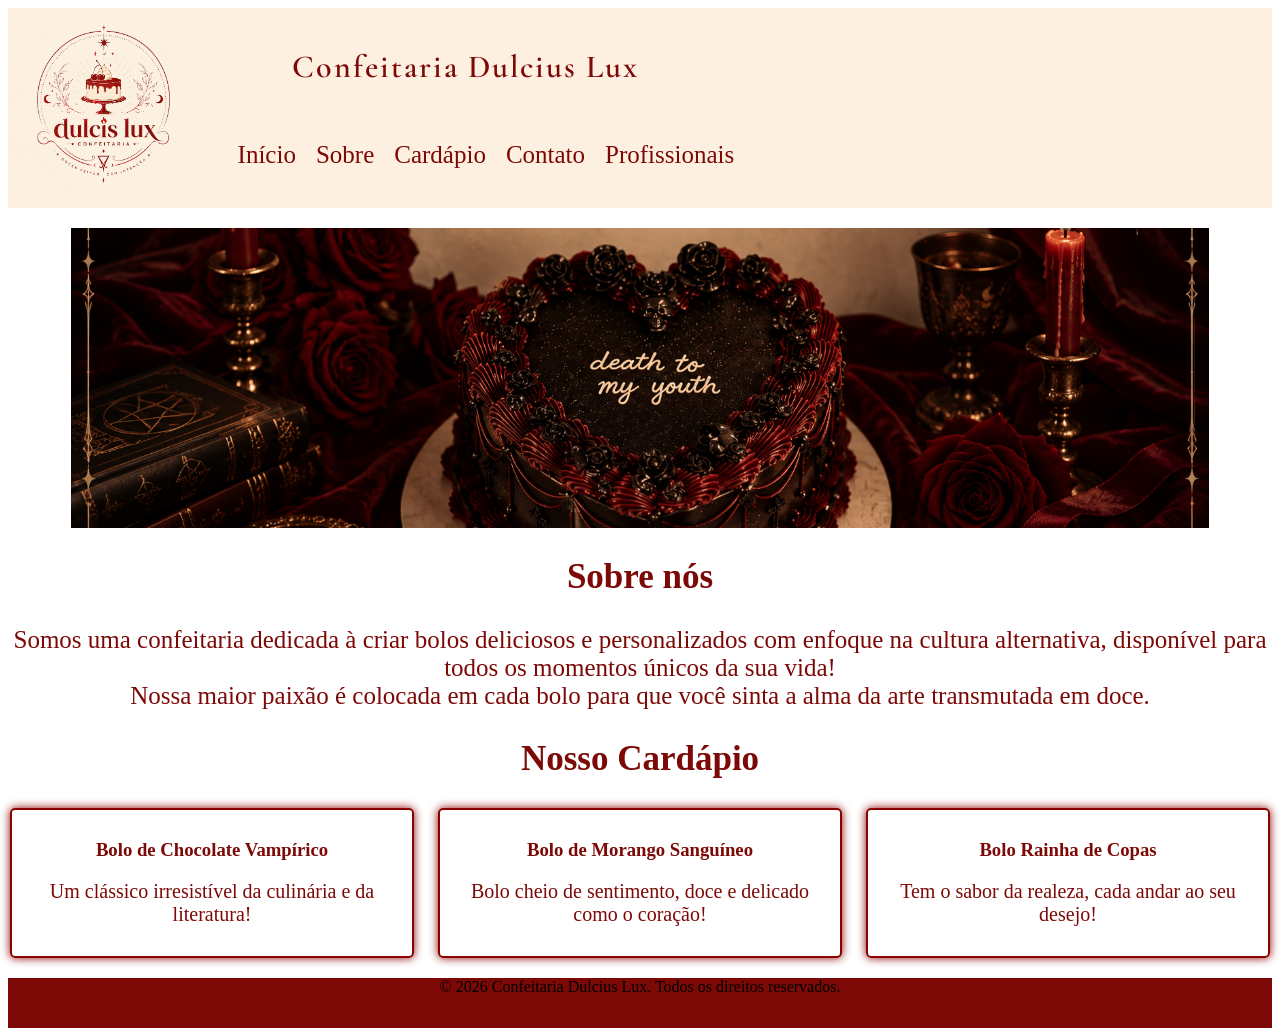
<file: index.html>
<!DOCTYPE html>
<html lang="pt-BR">

<head>

    <meta charset="UTF-8">

    <meta name="viewport" content="width=device-width, initial-scale=1.0">

    <title>Home</title>

    <link rel="stylesheet" href="css/index.css">

    <link rel="stylesheet"
        href="https://fonts.googleapis.com/css2?family=Cormorant+Garamond:wght@400;500;600;700&family=Montserrat:wght@400;500;600&display=swap">

</head>


<body>

    <header>

        <div class="div-logo">

            <img class="logotipo"
                src="img/logo.png"
                alt="Logotipo da Confeitaria">

        </div>


        <div class="div-menu">

            <h1>
                Confeitaria Dulcius Lux
            </h1>

            <br>

            <nav>

                <ul>

                    <li>
                        <a href="index.html">Início</a>
                    </li>

                    <li>
                        <a href="pages/sobre.html">Sobre</a>
                    </li>

                    <li>
                        <a href="pages/cardapio.html">Cardápio</a>
                    </li>

                    <li>
                        <a href="pages/contato.html">Contato</a>
                    </li>
                    <li>
                        <a href="pages/profissionais.html">Profissionais</a>
                    </li>

                </ul>

            </nav>
        </div>
        <div class="div-logo"></div>

    </header>


    <!-- CARROSSEL -->

    <img id="img"
        class="bolo"
        src="img/bolo1.jpg"
        alt="Bolo alternativo">


    <!-- SOBRE -->

    <section class="sobre">

        <h2>Sobre nós</h2>

        <p>

            Somos uma confeitaria dedicada à criar bolos
            deliciosos e personalizados com enfoque na cultura alternativa,
            disponível para todos os momentos únicos da sua vida!

            <br>

            Nossa maior paixão é colocada em cada bolo para que você sinta
            a alma da arte transmutada em doce.

        </p>

    </section>


    <!-- CARDÁPIO -->

    <section class="meu-cardapio">

        <h2>Nosso Cardápio</h2>


        <div class="menu-cardapio-itens">


            <!-- BOLO 1 -->

            <div class="menu-cardapio-item">

                <h3>Bolo de Chocolate Vampírico</h3>

        
                <p>
                    Um clássico irresistível da culinária e da literatura!
                </p>

               

            </div>


            <!-- BOLO 2 -->

            <div class="menu-cardapio-item">

                <h3>Bolo de Morango Sanguíneo</h3>

            
                <p>
                    Bolo cheio de sentimento, doce e delicado como o coração!
                </p>

            </div>


            <!-- BOLO 3 -->

            <div class="menu-cardapio-item">

                <h3>Bolo Rainha de Copas</h3>

        
                <p>
                    Tem o sabor da realeza, cada andar ao seu desejo!
                </p>

            </div>


        </div>

    </section>


    <footer>

        &copy; 2026 Confeitaria Dulcius Lux.
        Todos os direitos reservados.

    </footer>


   

    <script src="js/index.js"></script>

</body>

</html>
</file>
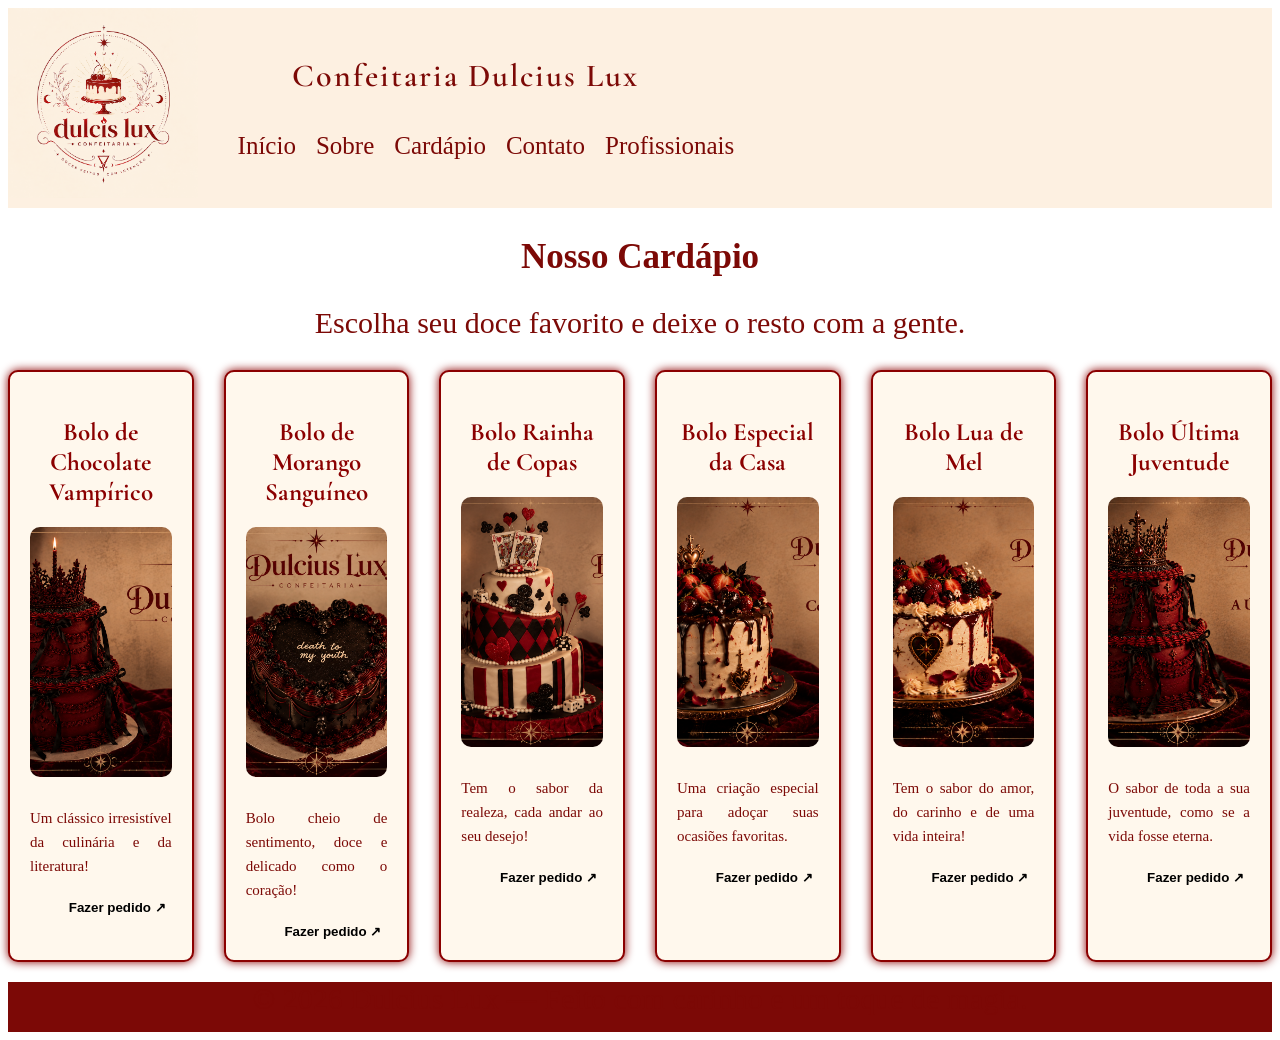
<file: pages/cardapio.html>
<!DOCTYPE html>
<html lang="pt-BR">

<head>
    <meta charset="UTF-8">
    <meta name="viewport" content="width=device-width, initial-scale=1.0">

    <title>Cardápio | Dulcius Lux</title>

    <link rel="stylesheet" href="../css/index.css">
    <link rel="stylesheet" href="../css/cardapio.css">

    <link href="https://fonts.googleapis.com/css2?family=Cormorant+Garamond:wght@400;500;600;700&family=Montserrat:wght@400;500;600&display=swap"
        rel="stylesheet">
</head>

<body>

    <header>
        <div class="div-logo">
            <img class="logotipo"
                src="../img/logo.png"
                alt="Logotipo da Confeitaria Dulcius Lux">
        </div>

        <div class="div-menu">
            <h1>Confeitaria Dulcius Lux</h1>

            <nav>
                <ul>
                    <li><a href="../index.html">Início</a></li>
                    <li><a href="sobre.html">Sobre</a></li>
                    <li><a href="cardapio.html">Cardápio</a></li>
                    <li><a href="contato.html">Contato</a></li>
                    <li><a href="profissionais.html">Profissionais</a></li>
                </ul>
            </nav>
        </div>
    </header>

    <main>
        <section class="meu-cardapio">

            <h2>Nosso Cardápio</h2>
            <p class="introducao-cardapio">
                Escolha seu doce favorito e deixe o resto com a gente.
            </p>

            <div class="menu-cardapio-itens">

                <!-- BOLO 1 -->
                <article class="menu-cardapio-item">
                    <h3>Bolo de Chocolate Vampírico</h3>

                    <img class="img-cardapio"
                        src="../img/bolo3.jpg"
                        alt="Bolo de chocolate vampírico">

                    <p>Um clássico irresistível da culinária e da literatura!</p>

                    <div class="reservar">
                        <button type="button" class="button-reserva"
                            data-bolo="Bolo de Chocolate Vampírico">
                            Fazer pedido <span>↗</span>
                        </button>
                    </div>
                </article>

                <!-- BOLO 2 -->
                <article class="menu-cardapio-item">
                    <h3>Bolo de Morango Sanguíneo</h3>

                    <img class="img-cardapio"
                        src="../img/bolo1.jpg"
                        alt="Bolo de morango sanguíneo">

                    <p>Bolo cheio de sentimento, doce e delicado como o coração!</p>

                    <div class="reservar">
                        <button type="button" class="button-reserva"
                            data-bolo="Bolo de Morango Sanguíneo">
                            Fazer pedido <span>↗</span>
                        </button>
                    </div>
                </article>

                <!-- BOLO 3 -->
                <article class="menu-cardapio-item">
                    <h3>Bolo Rainha de Copas</h3>

                    <img class="img-cardapio"
                        src="../img/bolo2.jpg"
                        alt="Bolo Rainha de Copas">

                    <p>Tem o sabor da realeza, cada andar ao seu desejo!</p>

                    <div class="reservar">
                        <button type="button" class="button-reserva"
                            data-bolo="Bolo Rainha de Copas">
                            Fazer pedido <span>↗</span>
                        </button>
                    </div>
                </article>

                <!-- BOLO 4 -->
                <article class="menu-cardapio-item">
                    <h3>Bolo Especial da Casa</h3>

                    <img class="img-cardapio"
                        src="../img/bolo4.jpg"
                        alt="Bolo especial da casa">

                    <p>Uma criação especial para adoçar suas ocasiões favoritas.</p>

                    <div class="reservar">
                        <button type="button" class="button-reserva"
                            data-bolo="Bolo Especial da Casa">
                            Fazer pedido <span>↗</span>
                        </button>
                    </div>
                </article>

                <!-- BOLO 5 -->
                <article class="menu-cardapio-item">
                    <h3>Bolo Lua de Mel</h3>

                    <img class="img-cardapio"
                        src="../img/bolo5.png"
                        alt="Bolo Lua de Mel">

                    <p>Tem o sabor do amor, do carinho e de uma vida inteira!</p>

                    <div class="reservar">
                        <button type="button" class="button-reserva"
                            data-bolo="Bolo Lua de Mel">
                            Fazer pedido <span>↗</span>
                        </button>
                    </div>
                </article>

                <!-- BOLO 6 -->
                <article class="menu-cardapio-item">
                    <h3>Bolo Última Juventude</h3>

                    <img class="img-cardapio"
                        src="../img/bolo6.png"
                        alt="Bolo Última Juventude">

                    <p>O sabor de toda a sua juventude, como se a vida fosse eterna.</p>

                    <div class="reservar">
                        <button type="button" class="button-reserva"
                            data-bolo="Bolo Última Juventude">
                            Fazer pedido <span>↗</span>
                        </button>
                    </div>
                </article>

            </div>
        </section>
    </main>

    <!-- CAMADA ESCURA -->
    <div id="fade" class="hide"></div>

    <!-- JANELA DE PEDIDO -->
    <section id="modal" class="hide"
        role="dialog"
        aria-modal="true"
        aria-labelledby="titulo-modal"
        aria-describedby="descricao-modal">

        <button type="button" id="fechar-modal"
            class="fechar-modal"
            aria-label="Fechar janela">
            &times;
        </button>

        <div class="conteudo-modal">

            <p class="subtitulo-modal">CONFEITARIA DULCIUS LUX</p>

            <h2 id="titulo-modal">Um pedido especial</h2>

            <p id="descricao-modal">
                Preencha os detalhes para solicitar seu bolo.
            </p>

            <form id="formulario-pedido">

                <div class="campo-pedido">
                    <label for="bolo-escolhido">Bolo escolhido</label>
                    <input type="text" id="bolo-escolhido"
                        name="bolo" readonly required>
                </div>

                <div class="campo-pedido">
                    <label for="nome-cliente">Seu nome *</label>
                    <input type="text" id="nome-cliente"
                        name="nome" placeholder="Nome completo" required>
                </div>

                <div class="campo-pedido">
                    <label for="whatsapp-cliente">Seu WhatsApp *</label>
                    <input type="tel" id="whatsapp-cliente"
                        name="telefone" placeholder="(00) 00000-0000" required>
                </div>

                <div class="linha-pedido">
                    <div class="campo-pedido">
                        <label for="quantidade">Quantidade *</label>
                        <input type="number" id="quantidade"
                            name="quantidade" min="1" max="50"
                            value="1" required>
                    </div>

                    <div class="campo-pedido">
                        <label for="data-pedido">Data desejada *</label>
                        <input type="date" id="data-pedido"
                            name="data" required>
                    </div>
                </div>

                <div class="campo-pedido">
                    <label for="observacoes-pedido">Detalhes do pedido</label>
                    <textarea id="observacoes-pedido"
                        name="observacoes" rows="3"
                        placeholder="Tamanho, recheio, decoração e outras preferências..."></textarea>
                </div>

                <button type="submit" class="confirmar-pedido">
                    Continuar pelo WhatsApp ↗
                </button>

                <p class="aviso-pedido">
                    Seu pedido será enviado como uma solicitação.
                    A disponibilidade e o preço serão confirmados pela confeitaria.
                </p>

            </form>
        </div>
    </section>

    <footer>
        <p>© 2026 Dulcius Lux — Feito com carinho e um toque de magia.</p>
    </footer>

    <script src="../js/cardapio.js"></script>

</body>
</html>
</file>
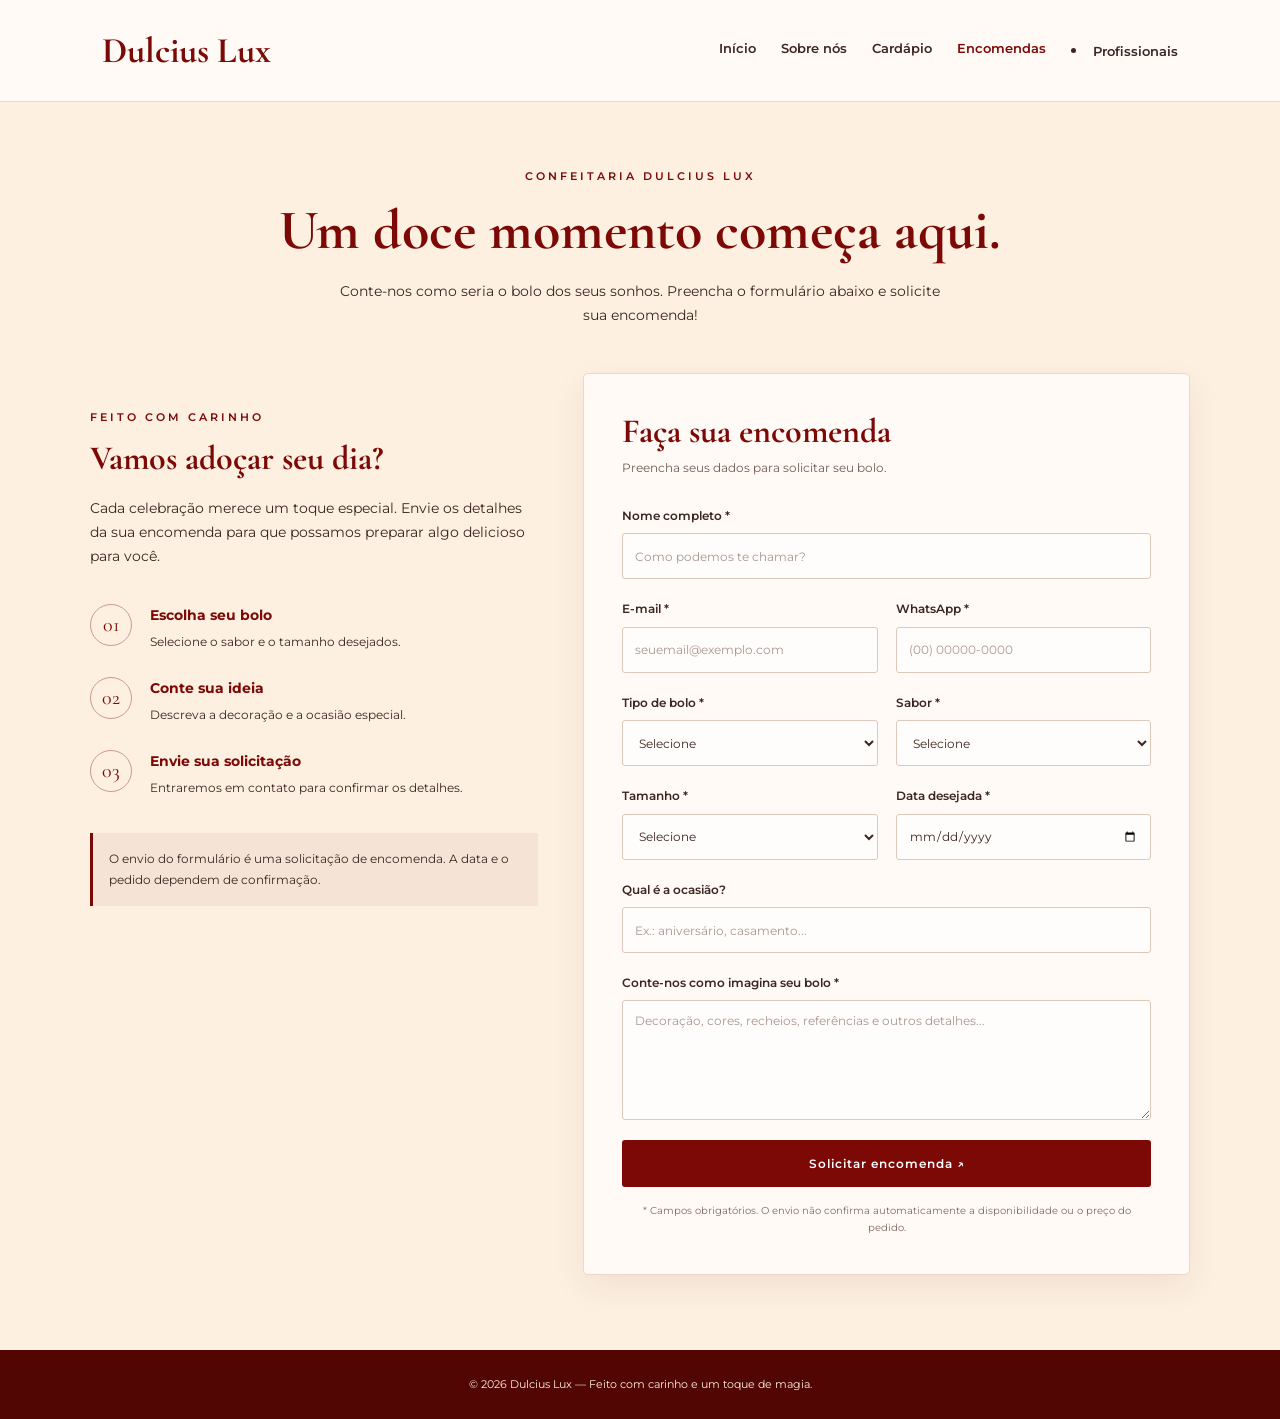
<file: pages/contato.html>
<!DOCTYPE html>
<html lang="pt-BR">
<head>
    <meta charset="UTF-8">
    <meta name="viewport" content="width=device-width, initial-scale=1.0">
    <title>Encomendas | Dulcius Lux</title>
    <link rel="stylesheet" href="../css/contato.css">
    <link href="https://fonts.googleapis.com/css2?family=Cormorant+Garamond:wght@400;500;600;700&family=Montserrat:wght@400;500;600&display=swap" rel="stylesheet">
</head>

<body>
    <header class="cabecalho">
        <a href="../index.html" class="logo">Dulcius Lux</a>

        <nav>
            <a href="../index.html">Início</a>
            <a href="sobre.html">Sobre nós</a>
            <a href="cardapio.html">Cardápio</a>
            <a href="contato.html" class="ativo">Encomendas</a>
            <li><a href="profissionais.html">Profissionais</a></li>
        </nav>
    </header>

    <main>
        <section class="apresentacao">
            <p class="subtitulo">CONFEITARIA DULCIUS LUX</p>
            <h1>Um doce momento começa aqui.</h1>
            <p>
                Conte-nos como seria o bolo dos seus sonhos.
                Preencha o formulário abaixo e solicite sua encomenda!
            </p>
        </section>

        <section class="area-contato">
            <div class="informacoes">
                <p class="subtitulo">FEITO COM CARINHO</p>
                <h2>Vamos adoçar seu dia?</h2>

                <p>
                    Cada celebração merece um toque especial.
                    Envie os detalhes da sua encomenda para que
                    possamos preparar algo delicioso para você.
                </p>

                <div class="detalhe">
                    <span>01</span>
                    <div>
                        <h3>Escolha seu bolo</h3>
                        <p>Selecione o sabor e o tamanho desejados.</p>
                    </div>
                </div>

                <div class="detalhe">
                    <span>02</span>
                    <div>
                        <h3>Conte sua ideia</h3>
                        <p>Descreva a decoração e a ocasião especial.</p>
                    </div>
                </div>

                <div class="detalhe">
                    <span>03</span>
                    <div>
                        <h3>Envie sua solicitação</h3>
                        <p>Entraremos em contato para confirmar os detalhes.</p>
                    </div>
                </div>

                <p class="observacao">
                    O envio do formulário é uma solicitação de encomenda.
                    A data e o pedido dependem de confirmação.
                </p>
            </div>

            <form id="formulario-encomenda">
                <h2>Faça sua encomenda</h2>
                <p class="descricao-form">
                    Preencha seus dados para solicitar seu bolo.
                </p>

                <div class="campo">
                    <label for="nome">Nome completo *</label>
                    <input type="text" id="nome" name="nome"
                           placeholder="Como podemos te chamar?" required>
                </div>

                <div class="linha">
                    <div class="campo">
                        <label for="email">E-mail *</label>
                        <input type="email" id="email" name="email"
                               placeholder="seuemail@exemplo.com" required>
                    </div>

                    <div class="campo">
                        <label for="telefone">WhatsApp *</label>
                        <input type="tel" id="telefone" name="telefone"
                               placeholder="(00) 00000-0000" required>
                    </div>
                </div>

                <div class="linha">
                    <div class="campo">
                        <label for="bolo">Tipo de bolo *</label>
                        <select id="bolo" name="bolo" required>
                            <option value="">Selecione</option>
                            <option value="Bolo de aniversário">Bolo de aniversário</option>
                            <option value="Bolo de casamento">Bolo de casamento</option>
                            <option value="Bolo temático">Bolo temático</option>
                            <option value="Bolo para presente">Bolo para presente</option>
                            <option value="Outro">Outro</option>
                        </select>
                    </div>

                    <div class="campo">
                        <label for="sabor">Sabor *</label>
                        <select id="sabor" name="sabor" required>
                            <option value="">Selecione</option>
                            <option value="Chocolate">Chocolate</option>
                            <option value="Baunilha">Baunilha</option>
                            <option value="Red Velvet">Red Velvet</option>
                            <option value="Morango">Morango</option>
                            <option value="Ninho">Ninho</option>
                            <option value="Personalizado">Outro / personalizado</option>
                        </select>
                    </div>
                </div>

                <div class="linha">
                    <div class="campo">
                        <label for="tamanho">Tamanho *</label>
                        <select id="tamanho" name="tamanho" required>
                            <option value="">Selecione</option>
                            <option value="Pequeno">Pequeno — até 6 pessoas</option>
                            <option value="Médio">Médio — 7 a 15 pessoas</option>
                            <option value="Grande">Grande — 16 a 30 pessoas</option>
                            <option value="Personalizado">Outro tamanho</option>
                        </select>
                    </div>

                    <div class="campo">
                        <label for="data">Data desejada *</label>
                        <input type="date" id="data" name="data" required>
                    </div>
                </div>

                <div class="campo">
                    <label for="ocasiao">Qual é a ocasião?</label>
                    <input type="text" id="ocasiao" name="ocasiao"
                           placeholder="Ex.: aniversário, casamento...">
                </div>

                <div class="campo">
                    <label for="detalhes">Conte-nos como imagina seu bolo *</label>
                    <textarea id="detalhes" name="detalhes" rows="5"
                              placeholder="Decoração, cores, recheios, referências e outros detalhes..."
                              required></textarea>
                </div>

                <button type="submit">Solicitar encomenda ↗</button>

                <p class="aviso">
                    * Campos obrigatórios. O envio não confirma automaticamente
                    a disponibilidade ou o preço do pedido.
                </p>
            </form>
        </section>
    </main>

    <footer>
        <p>© 2026 Dulcius Lux — Feito com carinho e um toque de magia.</p>
    </footer>

    <script>
        const dataInput = document.getElementById("data");

     
        const hoje = new Date();
        const ano = hoje.getFullYear();
        const mes = String(hoje.getMonth() + 1).padStart(2, "0");
        const dia = String(hoje.getDate()).padStart(2, "0");

        dataInput.min = `${ano}-${mes}-${dia}`;

        document.getElementById("formulario-encomenda")
            .addEventListener("submit", function(event) {
                event.preventDefault();

                const dados = new FormData(this);

                const mensagem = `
Olá! Gostaria de solicitar uma encomenda na Dulcius Lux! 🍰

*DADOS DO CLIENTE*
Nome: ${dados.get("nome")}
E-mail: ${dados.get("email")}
WhatsApp: ${dados.get("telefone")}

*DETALHES DO BOLO*
Tipo: ${dados.get("bolo")}
Sabor: ${dados.get("sabor")}
Tamanho: ${dados.get("tamanho")}
Data desejada: ${dados.get("data")}
Ocasião: ${dados.get("ocasiao") || "Não informada"}

*DESCRIÇÃO DA ENCOMENDA*
${dados.get("detalhes")}
                `.trim();

            
                const numero = "5511999999999";

                const link = "https://wa.me/" + numero +
                    "?text=" + encodeURIComponent(mensagem);

                window.open(link, "_blank");
            });
    </script>
</body>
</html>
</file>
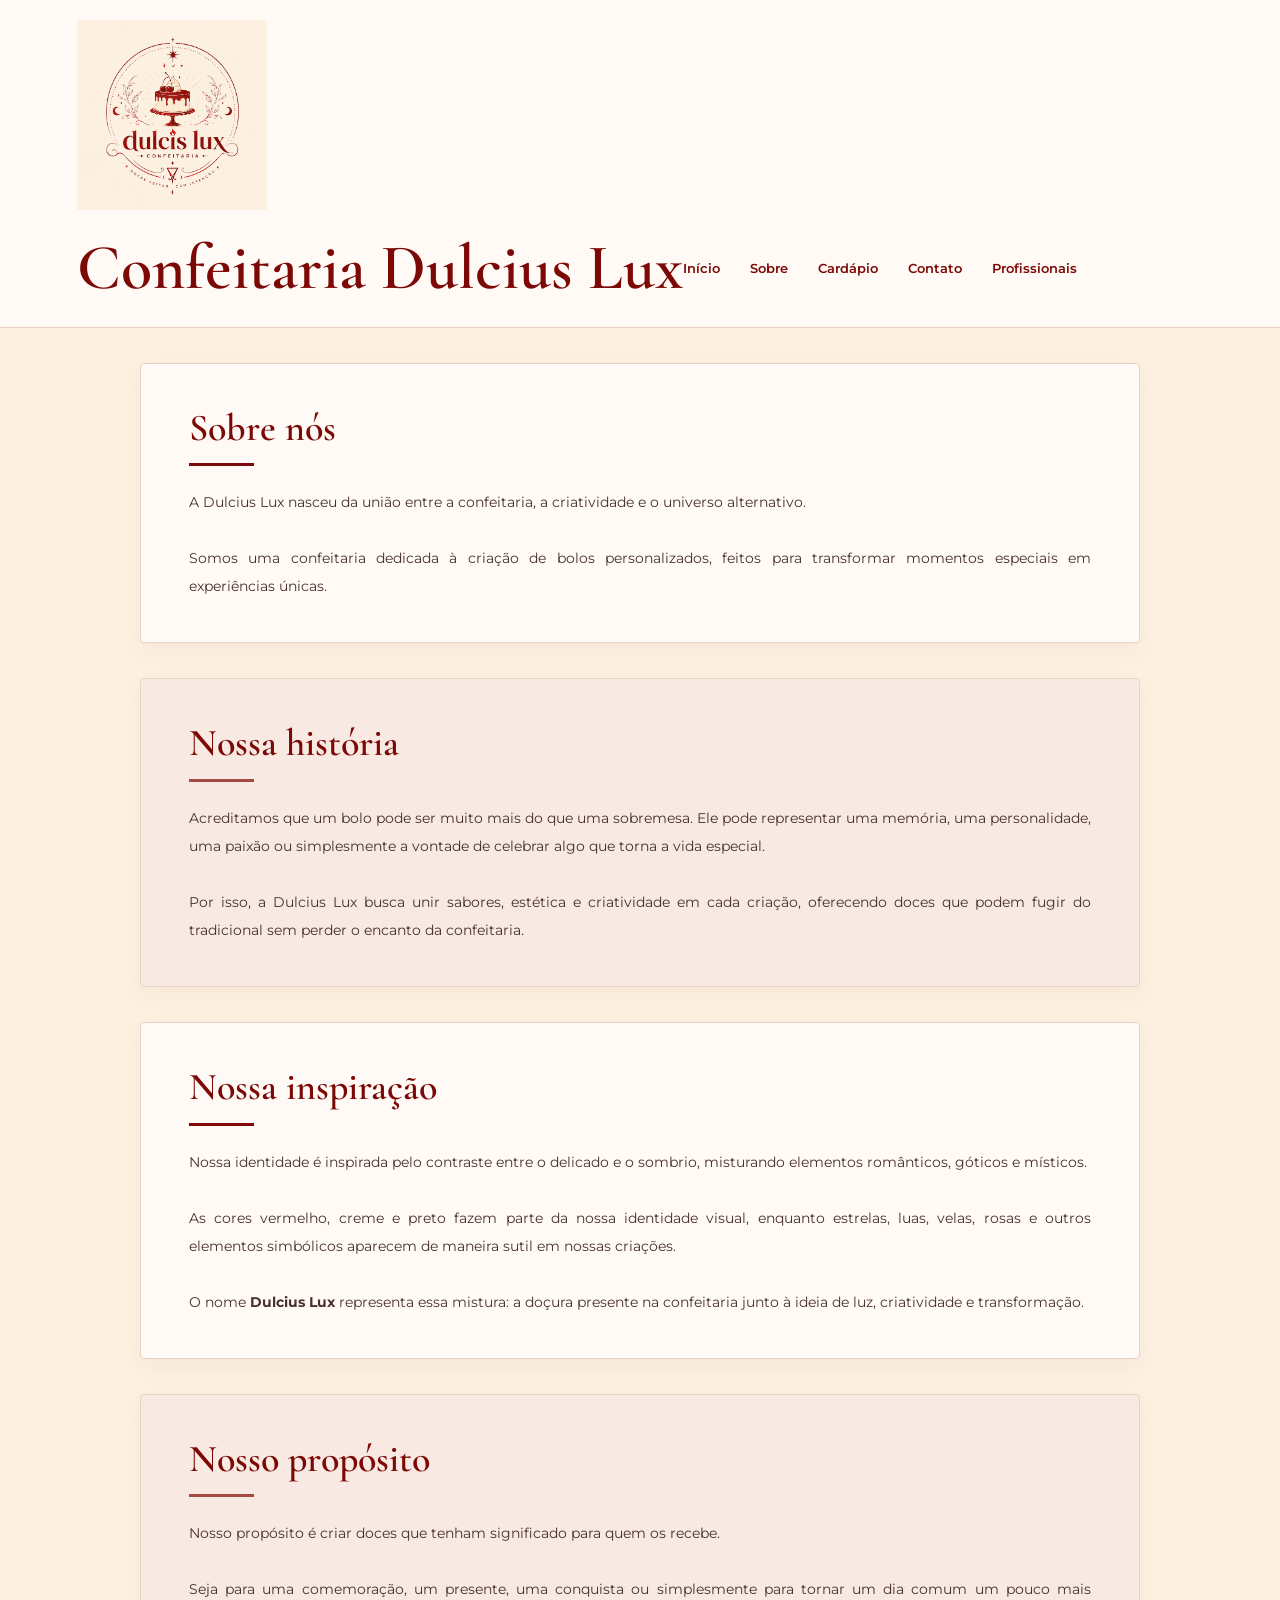
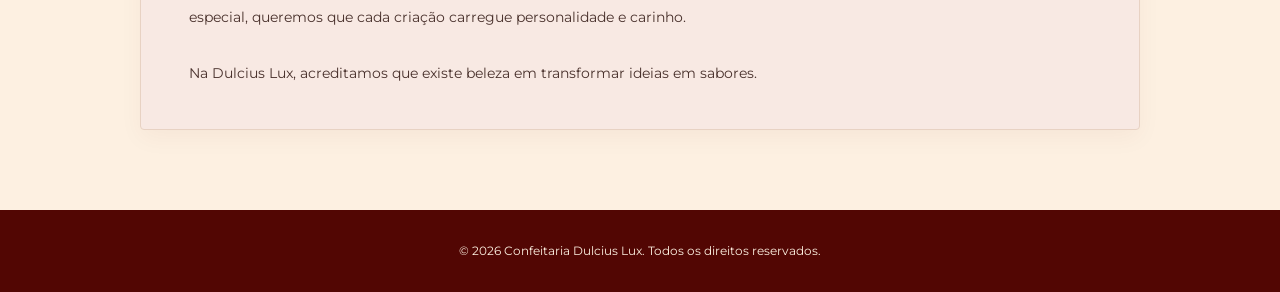
<file: pages/sobre.html>
<!DOCTYPE html>
<html lang="pt-BR">

<head>

    <meta charset="UTF-8">

    <meta name="viewport" content="width=device-width, initial-scale=1.0">

    <title>Sobre nós - Dulcius Lux</title>

    <link rel="stylesheet" href="../css/sobre.css">

    <link rel="stylesheet"
        href="https://fonts.googleapis.com/css2?family=Cormorant+Garamond:wght@400;500;600;700&family=Montserrat:wght@400;500;600&display=swap">

</head>


<body>


    <!-- CABEÇALHO -->

    <header>

        <div class="div-logo">

            <img class="logotipo"
                src="../img/logo.png"
                alt="Logotipo da Confeitaria">

        </div>


        <div class="div-menu">

            <h1>
                Confeitaria Dulcius Lux
            </h1>

            <br>

            <nav>

                <ul>

                    <li>
                        <a href="../index.html">Início</a>
                    </li>

                    <li>
                        <a href="sobre.html">Sobre</a>
                    </li>

                    <li>
                        <a href="cardapio.html">Cardápio</a>
                    </li>

                    <li>
                        <a href="contato.html">Contato</a>
                    </li>
                    <li>
                        <a href="profissionais.html">Profissionais</a>
                    </li>

                </ul>

            </nav>

        </div>


        <div class="div-logo"></div>

    </header>


    <!-- SOBRE A CONFEITARIA -->

    <section class="sobre">

        <h2>Sobre nós</h2>

        <p>

            A Dulcius Lux nasceu da união entre a confeitaria,
            a criatividade e o universo alternativo.

            <br><br>

            Somos uma confeitaria dedicada à criação de bolos
            personalizados, feitos para transformar momentos
            especiais em experiências únicas.

        </p>

    </section>


    <!-- NOSSA HISTÓRIA -->

    <section class="sobre">

        <h2>Nossa história</h2>

        <p>

            Acreditamos que um bolo pode ser muito mais do que
            uma sobremesa. Ele pode representar uma memória,
            uma personalidade, uma paixão ou simplesmente
            a vontade de celebrar algo que torna a vida especial.

            <br><br>

            Por isso, a Dulcius Lux busca unir sabores,
            estética e criatividade em cada criação,
            oferecendo doces que podem fugir do tradicional
            sem perder o encanto da confeitaria.

        </p>

    </section>


    <!-- NOSSA INSPIRAÇÃO -->

    <section class="sobre">

        <h2>Nossa inspiração</h2>

        <p>

            Nossa identidade é inspirada pelo contraste entre
            o delicado e o sombrio, misturando elementos
            românticos, góticos e místicos.

            <br><br>

            As cores vermelho, creme e preto fazem parte da
            nossa identidade visual, enquanto estrelas,
            luas, velas, rosas e outros elementos simbólicos
            aparecem de maneira sutil em nossas criações.

            <br><br>

            O nome <strong>Dulcius Lux</strong> representa essa
            mistura: a doçura presente na confeitaria junto
            à ideia de luz, criatividade e transformação.

        </p>

    </section>


    <!-- NOSSO PROPÓSITO -->

    <section class="sobre">

        <h2>Nosso propósito</h2>

        <p>

            Nosso propósito é criar doces que tenham significado
            para quem os recebe.

            <br><br>

            Seja para uma comemoração, um presente, uma
            conquista ou simplesmente para tornar um dia comum
            um pouco mais especial, queremos que cada criação
            carregue personalidade e carinho.

            <br><br>

            Na Dulcius Lux, acreditamos que existe beleza
            em transformar ideias em sabores.

        </p>

    </section>


    <!-- RODAPÉ -->

    <footer>

        &copy; 2026 Confeitaria Dulcius Lux.
        Todos os direitos reservados.

    </footer>


</body>

</html>
</file>
<file: css/index.css>
header {
    height: 200px;
    display: flex;
    background-color: #fdf0e1;
}

.div-logo {
    width: 15%;
    height: 194px;
}

.div-menu {
    height: 194px;
    display: flex;
    flex-direction: column;
    align-items: center;
    justify-content: center;
}

.logotipo {
    height: 190px;
}

ul {
    display: flex;
    gap: 20px;
    justify-content: center;
    list-style-type: none;
}

h1 {
    color: #7c0906;
    font-family: 'Cormorant Garamond', serif;
    font-weight: 600;
    letter-spacing: 2px;
}

ul li {
    color: #7c0906;
}

a {
    text-decoration: none;
    color: #7c0906;
    font-size: 25px;
}

a:hover {
    cursor: pointer;
    text-decoration: underline;
}


.bolo {
    width: 90%;
    height: 300px;
    object-fit: cover;
    display: block;
    margin: 20px auto;
}


.sobre {
    text-align: center;
    margin-top: 10px;
}

h2 {
    font-size: 35px;
    color: #7c0906;
}

p {
    font-size: 25px;
    margin-top: 10px;
    color: #7c0906;
}

.meu-cardapio {
    text-align: center;
    color: #7c0906;
}

.menu-cardapio-itens {
    display: flex;
    justify-content: space-around;
    gap: 20px;
    margin-top: 20px;
}

.menu-cardapio-item {
    border: 2px solid darkred;
    border-radius: 5px;
    width: 30%;
    box-shadow: 0px 0px 10px darkred;
    padding: 10px;
}

.menu-cardapio-item p {
    font-size: 20px;
    color: #7c0906;
}



footer {
    background-color: #7c0906;
    height: 50px;
    text-align: center;
    margin-top: 20px;
}
</file>
<file: css/cardapio.css>
/* ÁREA DOS CARDS */

.menu-cardapio-itens {

    display: flex;

    justify-content: center;

    gap: 30px;

}


/* CADA BOLO */

.menu-cardapio-item {

    width: 30%;

    padding: 20px;

    background-color: #fff8ed;

    border: 2px solid darkred;

    border-radius: 10px;

    text-align: center;

}


/* TÍTULO DO BOLO */

.menu-cardapio-item h3 {

    margin-bottom: 20px;

    color: darkred;

    font-family: 'Cormorant Garamond', serif;

    font-size: 25px;

}


/* IMAGEM */

.img-cardapio {

    width: 100%;
    height: 250px;
    object-fit: cover;
    border-radius: 10px;
    margin-bottom: 15px;

}

.div-card {
    display: flex;
    align-items: center;
    gap: 20px;
    flex: 1;
}

.div-card p {
    font-size: 20px;
    text-align: center;
    width: 40px;
}

/* DESCRIÇÃO */

.menu-cardapio-item p {

    font-size: 15px;
    line-height: 1.6;
    text-align: justify;
    margin-bottom: 20px;

}


.reservar {

    text-align: right;

}


.reservar a {

    font-size: 15px;

    color: darkred;

    text-decoration: none;

    font-weight: 600;

}


.reservar a:hover {

    text-decoration: underline;

}

.hide {
    display: none;
}

.fade {
    position: fixed;
    top: 0;
    left: 0;
    width: 100%;
    height: 100%;
    background-color: rgba(0, 0, 0, 0.5);
    z-index: 1;
}

.modal {
    position: fixed;
    top: 50%;
    left: 50%;
    transform: translate(-50%, -50%);
    background-color: #fff8ed;
    border-radius: 10px;
    width: 300px;
    padding: 30px;
    z-index: 2;
}

.fechar {
    text-align: right;
}

.button-reserva {
    text-decoration: none;
    cursor: pointer
    font-size 20px;
    background-color: transparent;
    border: 0px;
    font-weight: bold;
}

.centralizado{
    text-align: center;
}

p {
    font-size: 30px
}
</file>
<file: css/contato.css>
/* CONFIGURAÇÕES GERAIS */
* {
    margin: 0;
    padding: 0;
    box-sizing: border-box;
}

:root {
    --creme: #fdf0e1;
    --creme-claro: #fffaf5;
    --vermelho: #7c0906;
    --vermelho-escuro: #520603;
    --rosa: #efd5cf;
    --texto: #3d2522;
}

body {
    font-family: 'Montserrat', sans-serif;
    background-color: var(--creme);
    color: var(--texto);
    line-height: 1.7;
}

/* CABEÇALHO */
.cabecalho {
    min-height: 90px;
    padding: 20px 8%;
    display: flex;
    align-items: center;
    justify-content: space-between;
    gap: 25px;
    background-color: var(--creme-claro);
    border-bottom: 1px solid #ead8c9;
}

.logo {
    font-family: 'Cormorant Garamond', serif;
    font-size: 36px;
    font-weight: 700;
    color: var(--vermelho);
    text-decoration: none;
}

.cabecalho nav {
    display: flex;
    flex-wrap: wrap;
    gap: 25px;
}

.cabecalho nav a {
    color: var(--texto);
    text-decoration: none;
    font-size: 13px;
    font-weight: 600;
    transition: color 0.3s;
}

.cabecalho nav a:hover,
.cabecalho nav a.ativo {
    color: var(--vermelho);
}

/* APRESENTAÇÃO */
.apresentacao {
    max-width: 850px;
    margin: 0 auto;
    padding: 65px 25px 45px;
    text-align: center;
}

.subtitulo {
    color: var(--vermelho);
    font-size: 11px;
    font-weight: 600;
    letter-spacing: 3px;
    margin-bottom: 12px;
}

.apresentacao h1 {
    font-family: 'Cormorant Garamond', serif;
    font-size: clamp(38px, 5vw, 56px);
    line-height: 1.15;
    color: var(--vermelho);
    margin-bottom: 18px;
}

.apresentacao > p:last-child {
    max-width: 600px;
    margin: 0 auto;
    font-size: 14px;
}

/* ÁREA PRINCIPAL */
.area-contato {
    width: min(1100px, 88%);
    margin: 0 auto 75px;
    display: grid;
    grid-template-columns: 0.85fr 1.15fr;
    gap: 45px;
    align-items: start;
}

/* COLUNA DE INFORMAÇÕES */
.informacoes {
    padding: 35px 0;
}

.informacoes h2,
form h2 {
    font-family: 'Cormorant Garamond', serif;
    font-size: 34px;
    line-height: 1.2;
    color: var(--vermelho);
    margin-bottom: 18px;
}

.informacoes > p:not(.subtitulo):not(.observacao) {
    font-size: 14px;
    margin-bottom: 35px;
}

.detalhe {
    display: flex;
    gap: 18px;
    align-items: flex-start;
    margin: 25px 0;
}

.detalhe > span {
    min-width: 42px;
    height: 42px;
    display: grid;
    place-items: center;
    border: 1px solid #c99b91;
    border-radius: 50%;
    color: var(--vermelho);
    font-family: 'Cormorant Garamond', serif;
    font-size: 20px;
}

.detalhe h3 {
    color: var(--vermelho);
    font-size: 14px;
    margin-bottom: 4px;
}

.detalhe p {
    font-size: 12px;
}

.observacao {
    margin-top: 35px;
    padding: 16px;
    border-left: 3px solid var(--vermelho);
    background-color: #f5e4d6;
    font-size: 12px;
}

/* FORMULÁRIO */
form {
    background-color: var(--creme-claro);
    padding: 38px;
    border: 1px solid #ead8c9;
    border-radius: 5px;
    box-shadow: 0 12px 35px rgba(82, 6, 3, 0.07);
}

form h2 {
    margin-bottom: 5px;
}

.descricao-form {
    font-size: 12px;
    margin-bottom: 28px;
    color: #755b55;
}

.campo {
    display: flex;
    flex-direction: column;
    flex: 1;
    min-width: 0;
    margin-bottom: 20px;
}

.linha {
    display: flex;
    gap: 18px;
}

.campo label {
    font-size: 12px;
    font-weight: 600;
    margin-bottom: 7px;
}

.campo input,
.campo select,
.campo textarea {
    width: 100%;
    min-height: 46px;
    padding: 12px;
    border: 1px solid #ddc8ba;
    border-radius: 3px;
    background-color: #fffdfb;
    color: var(--texto);
    font-family: 'Montserrat', sans-serif;
    font-size: 12px;
    outline: none;
    transition: border-color 0.3s, box-shadow 0.3s;
}

.campo textarea {
    resize: vertical;
    min-height: 120px;
}

.campo input:focus,
.campo select:focus,
.campo textarea:focus {
    border-color: var(--vermelho);
    box-shadow: 0 0 0 3px rgba(124, 9, 6, 0.08);
}

.campo input::placeholder,
.campo textarea::placeholder {
    color: #aa9690;
}

form button {
    width: 100%;
    padding: 16px;
    border: none;
    border-radius: 3px;
    background-color: var(--vermelho);
    color: white;
    font-family: 'Montserrat', sans-serif;
    font-size: 12px;
    font-weight: 600;
    letter-spacing: 1px;
    cursor: pointer;
    transition: background-color 0.3s, transform 0.3s;
}

form button:hover {
    background-color: var(--vermelho-escuro);
    transform: translateY(-2px);
}

.aviso {
    margin-top: 15px;
    color: #806b64;
    font-size: 10px;
    text-align: center;
}

/* RODAPÉ */
footer {
    padding: 25px 15px;
    background-color: var(--vermelho-escuro);
    color: var(--creme);
    text-align: center;
    font-size: 11px;
}

/* RESPONSIVIDADE PARA CELULARES */
@media (max-width: 800px) {
    .cabecalho {
        flex-direction: column;
        padding: 20px;
    }

    .cabecalho nav {
        justify-content: center;
        gap: 15px;
    }

    .area-contato {
        grid-template-columns: 1fr;
        gap: 20px;
    }

    .informacoes {
        padding: 10px 0;
    }

    form {
        padding: 25px;
    }
}

@media (max-width: 480px) {
    .linha {
        flex-direction: column;
        gap: 0;
    }

    .apresentacao {
        padding-top: 45px;
    }

    .logo {
        font-size: 32px;
    }

    .cabecalho nav a {
        font-size: 12px;
    }
}
</file>
<file: css/sobre.css>
/* ==========================================
   DULCIUS LUX — PÁGINA SOBRE NÓS
   Paleta: creme, vermelho e tons rosados
   ========================================== */

/* 1. CONFIGURAÇÕES GERAIS */

* {
    margin: 0;
    padding: 0;
    box-sizing: border-box;
}

:root {
    --creme: #fdf0e1;
    --creme-claro: #fffaf5;
    --vermelho: #7c0906;
    --vermelho-escuro: #520603;
    --rosa: #efd5cf;
    --rosa-claro: #f8e9e3;
    --texto: #49312c;
    --borda: #e8d2c3;
}

html {
    scroll-behavior: smooth;
}

body {
    background-color: var(--creme);
    color: var(--texto);
    font-family: 'Montserrat', sans-serif;
    font-size: 14px;
    line-height: 1.8;
}

/* 2. CABEÇALHO E NAVEGAÇÃO */

header {
    width: 100%;
    min-height: 150px;
    padding: 20px 6%;
    background-color: var(--creme-claro);
    border-bottom: 1px solid var(--borda);

    display: flex;
    align-items: center;
    justify-content: space-between;
    flex-wrap: wrap;
    gap: 20px;
}

.div-logo {
    display: flex;
    align-items: center;
    justify-content: center;
}

.div-logo img {
    width: 190px;
    max-width: 100%;
    height: auto;
    object-fit: contain;
}

.div-menu {
    display: flex;
    align-items: center;
    justify-content: center;
}

.div-menu ul {
    display: flex;
    align-items: center;
    justify-content: center;
    flex-wrap: wrap;
    gap: 30px;
    list-style: none;
}

.div-menu ul li a {
    position: relative;
    color: var(--vermelho);
    text-decoration: none;
    font-family: 'Montserrat', sans-serif;
    font-size: 13px;
    font-weight: 600;
    transition: color 0.3s ease;
}

.div-menu ul li a::after {
    content: "";
    position: absolute;
    left: 0;
    bottom: -6px;
    width: 0;
    height: 2px;
    background-color: var(--vermelho);
    transition: width 0.3s ease;
}

.div-menu ul li a:hover {
    color: var(--vermelho-escuro);
}

.div-menu ul li a:hover::after {
    width: 100%;
}

/* 3. TÍTULOS E TIPOGRAFIA */

h1,
h2,
h3 {
    font-family: 'Cormorant Garamond', serif;
    color: var(--vermelho);
    line-height: 1.2;
}

h1 {
    font-size: clamp(42px, 6vw, 64px);
    font-weight: 600;
}

h2 {
    font-size: 38px;
    font-weight: 600;
}

h3 {
    font-size: 27px;
    font-weight: 600;
}

p {
    color: var(--texto);
}

/* 4. INTRODUÇÃO DA PÁGINA */

body > h1,
main > h1 {
    max-width: 1000px;
    margin: 65px auto 35px;
    padding: 0 25px;
    text-align: center;
}

/* 5. SEÇÕES SOBRE NÓS */

.sobre {
    position: relative;
    width: min(1000px, 88%);
    margin: 35px auto;
    padding: 42px 48px;

    background-color: var(--creme-claro);
    border: 1px solid var(--borda);
    border-radius: 4px;

    box-shadow: 0 8px 24px rgba(82, 6, 3, 0.045);

    transition:
        transform 0.3s ease,
        box-shadow 0.3s ease,
        border-color 0.3s ease;
}

.sobre:hover {
    transform: translateY(-3px);
    border-color: #d7b2a4;
    box-shadow: 0 12px 30px rgba(82, 6, 3, 0.08);
}

.sobre h2 {
    position: relative;
    margin-bottom: 22px;
    padding-bottom: 15px;
}

.sobre h2::after {
    content: "";
    display: block;
    width: 65px;
    height: 3px;
    position: absolute;
    bottom: 0;
    left: 0;
    background-color: var(--vermelho);
}

.sobre p {
    font-size: 14px;
    line-height: 2;
    text-align: justify;
    margin-bottom: 15px;
}

.sobre p:last-child {
    margin-bottom: 0;
}

/* 6. DETALHES DECORATIVOS DAS SEÇÕES */

.sobre:nth-of-type(even) {
    background-color: var(--rosa-claro);
}

.sobre:nth-of-type(even) h2::after {
    background-color: #a54a42;
}

/* 7. RODAPÉ */

footer {
    margin-top: 80px;
    padding: 30px 20px;
    background-color: var(--vermelho-escuro);
    color: var(--creme);
    text-align: center;
    font-size: 12px;
}

footer p {
    color: var(--creme);
    font-size: 12px;
}

/* 8. RESPONSIVIDADE — TABLETS */

@media (max-width: 800px) {
    header {
        flex-direction: column;
        padding: 25px 20px;
        gap: 20px;
    }

    .div-logo img {
        width: 160px;
    }

    .div-menu ul {
        gap: 20px;
    }

    .sobre {
        width: 90%;
        padding: 32px;
    }

    h2 {
        font-size: 33px;
    }
}

/* 9. RESPONSIVIDADE — CELULARES */

@media (max-width: 480px) {
    header {
        padding: 20px 15px;
    }

    .div-logo img {
        width: 140px;
    }

    .div-menu ul {
        gap: 12px 18px;
    }

    .div-menu ul li a {
        font-size: 11px;
    }

    body > h1,
    main > h1 {
        margin-top: 40px;
        font-size: 42px;
    }

    .sobre {
        width: 92%;
        margin: 22px auto;
        padding: 25px 22px;
    }

    .sobre h2 {
        font-size: 31px;
    }

    .sobre p {
        font-size: 13px;
        line-height: 1.9;
    }

    footer {
        margin-top: 45px;
    }
}
</file>
